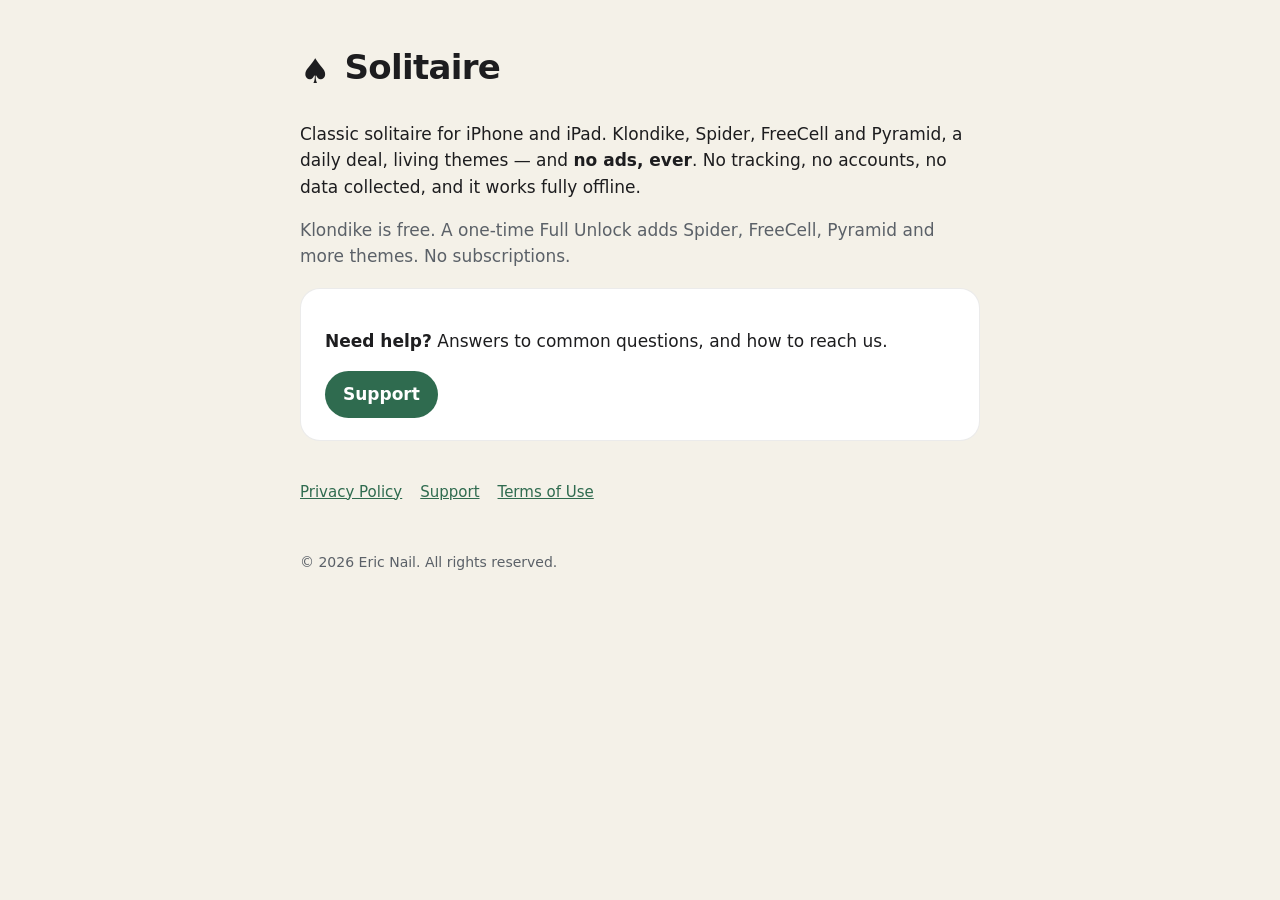
<file: index.html>
<!doctype html>
<html lang="en">
<head>
<meta charset="utf-8"><meta name="viewport" content="width=device-width, initial-scale=1">
<title>Solitaire — no ads, ever</title>
<meta name="description" content="Classic solitaire for iPhone and iPad with no ads, no tracking and no accounts.">
<link rel="stylesheet" href="style.css">
</head>
<body><main>
<header><span class="mark">♠️</span><h1>Solitaire</h1></header>
<p>Classic solitaire for iPhone and iPad. Klondike, Spider, FreeCell and Pyramid, a daily deal, living themes —
and <strong>no ads, ever</strong>. No tracking, no accounts, no data collected, and it works fully offline.</p>
<p class="muted">Klondike is free. A one-time Full Unlock adds Spider, FreeCell, Pyramid and more themes. No subscriptions.</p>
<div class="card">
  <p><strong>Need help?</strong> Answers to common questions, and how to reach us.</p>
  <a class="pill" href="support/">Support</a>
</div>
<nav><a href="privacy/">Privacy Policy</a><a href="support/">Support</a><a href="terms/">Terms of Use</a></nav>
<footer>© 2026 Eric Nail. All rights reserved.</footer>
</main></body>
</html>
</file>
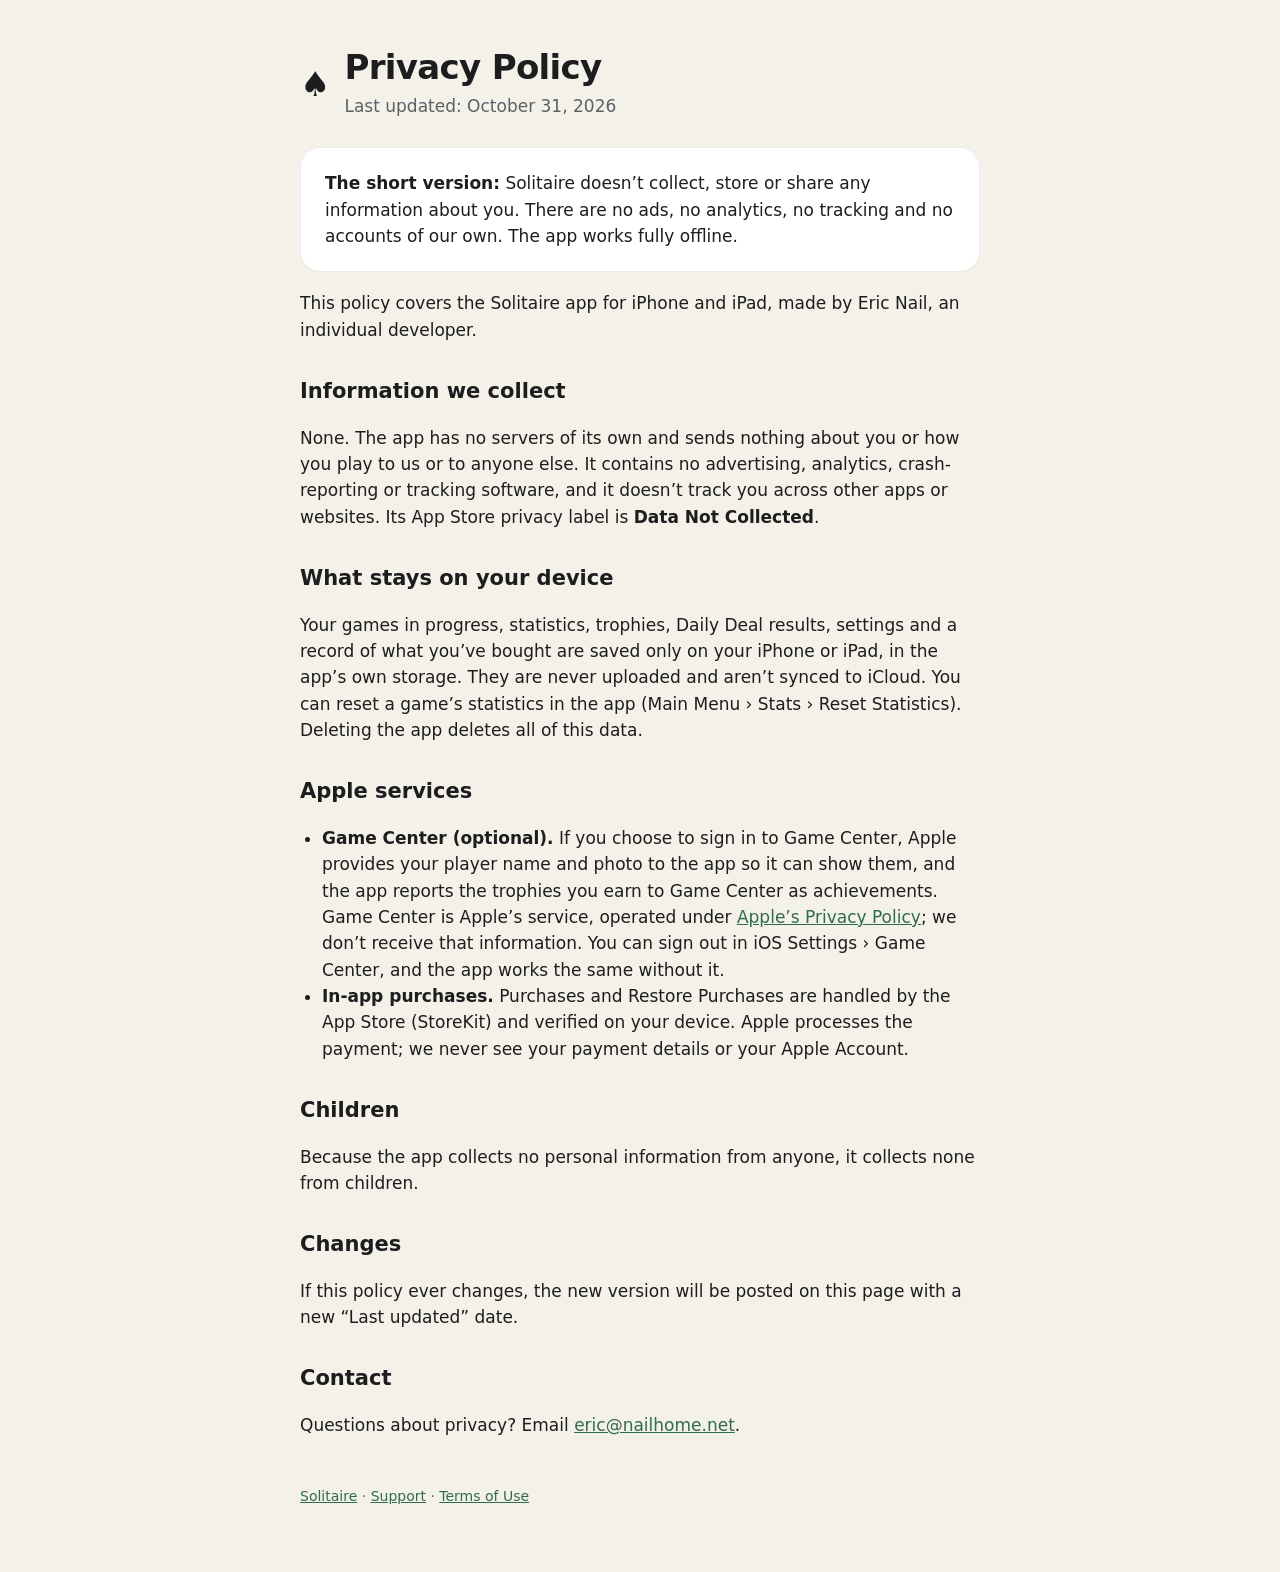
<file: privacy/index.html>
<!doctype html>
<html lang="en">
<head>
<meta charset="utf-8"><meta name="viewport" content="width=device-width, initial-scale=1">
<title>Privacy Policy — Solitaire</title>
<meta name="description" content="Privacy Policy for the Solitaire app for iPhone and iPad: no data collected.">
<link rel="stylesheet" href="../style.css">
</head>
<body><main>
<header><a href="../" class="mark">♠️</a><div><h1>Privacy Policy</h1><div class="muted">Last updated: October 31, 2026</div></div></header>

<div class="card"><strong>The short version:</strong> Solitaire doesn’t collect, store or share any information about you.
There are no ads, no analytics, no tracking and no accounts of our own. The app works fully offline.</div>

<p>This policy covers the Solitaire app for iPhone and iPad, made by Eric Nail, an individual developer.</p>

<h2>Information we collect</h2>
<p>None. The app has no servers of its own and sends nothing about you or how you play to us or to anyone else.
It contains no advertising, analytics, crash-reporting or tracking software, and it doesn’t track you across other
apps or websites. Its App Store privacy label is <strong>Data Not Collected</strong>.</p>

<h2>What stays on your device</h2>
<p>Your games in progress, statistics, trophies, Daily Deal results, settings and a record of what you’ve bought are
saved only on your iPhone or iPad, in the app’s own storage. They are never uploaded and aren’t synced to iCloud.
You can reset a game’s statistics in the app (Main Menu › Stats › Reset Statistics). Deleting the app deletes all of
this data.</p>

<h2>Apple services</h2>
<ul>
  <li><strong>Game Center (optional).</strong> If you choose to sign in to Game Center, Apple provides your player name and
  photo to the app so it can show them, and the app reports the trophies you earn to Game Center as achievements.
  Game Center is Apple’s service, operated under
  <a href="https://www.apple.com/legal/privacy/">Apple’s Privacy Policy</a>; we don’t receive that information. You
  can sign out in iOS Settings › Game Center, and the app works the same without it.</li>
  <li><strong>In-app purchases.</strong> Purchases and Restore Purchases are handled by the App Store (StoreKit) and
  verified on your device. Apple processes the payment; we never see your payment details or your Apple Account.</li>
</ul>

<h2>Children</h2>
<p>Because the app collects no personal information from anyone, it collects none from children.</p>

<h2>Changes</h2>
<p>If this policy ever changes, the new version will be posted on this page with a new “Last updated” date.</p>

<h2>Contact</h2>
<p>Questions about privacy? Email <a href="mailto:eric@nailhome.net?subject=Solitaire%20privacy">eric@nailhome.net</a>.</p>

<footer><a href="../">Solitaire</a> · <a href="../support/">Support</a> · <a href="../terms/">Terms of Use</a></footer>
</main></body>
</html>
</file>
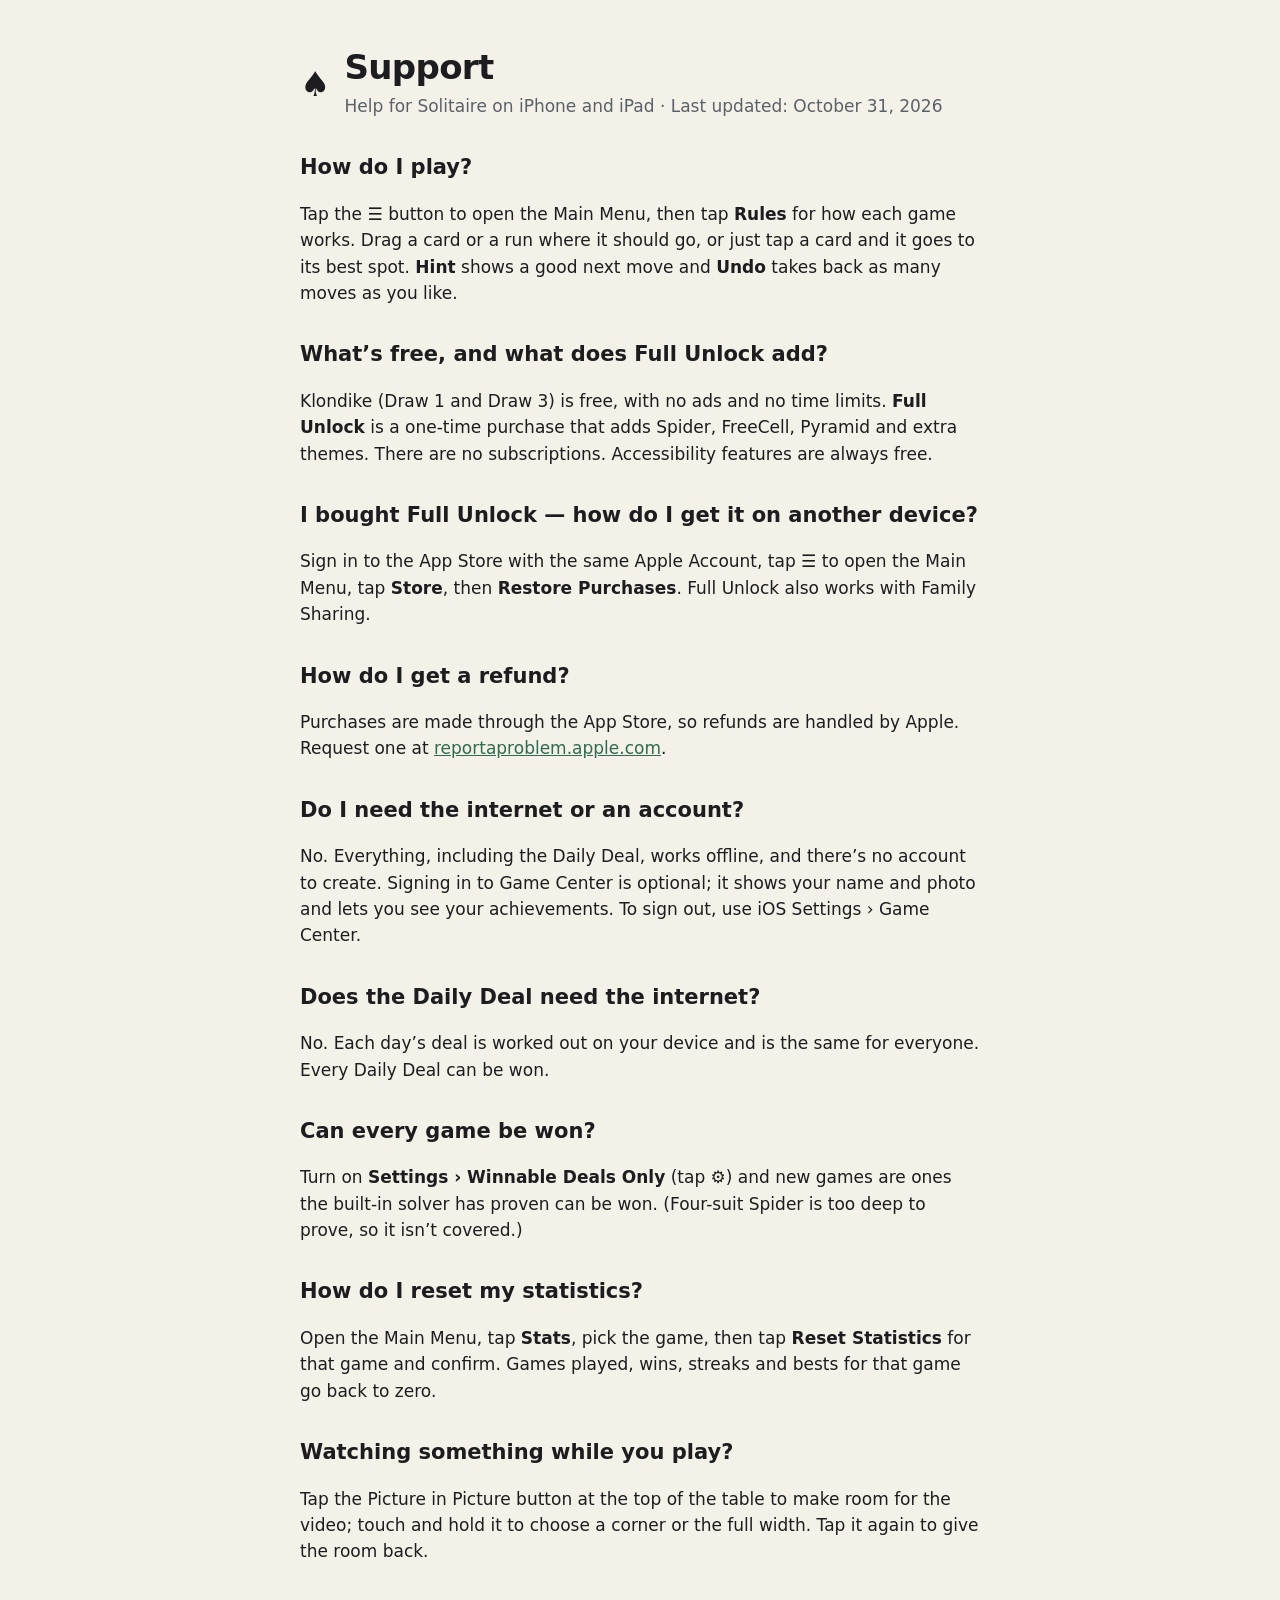
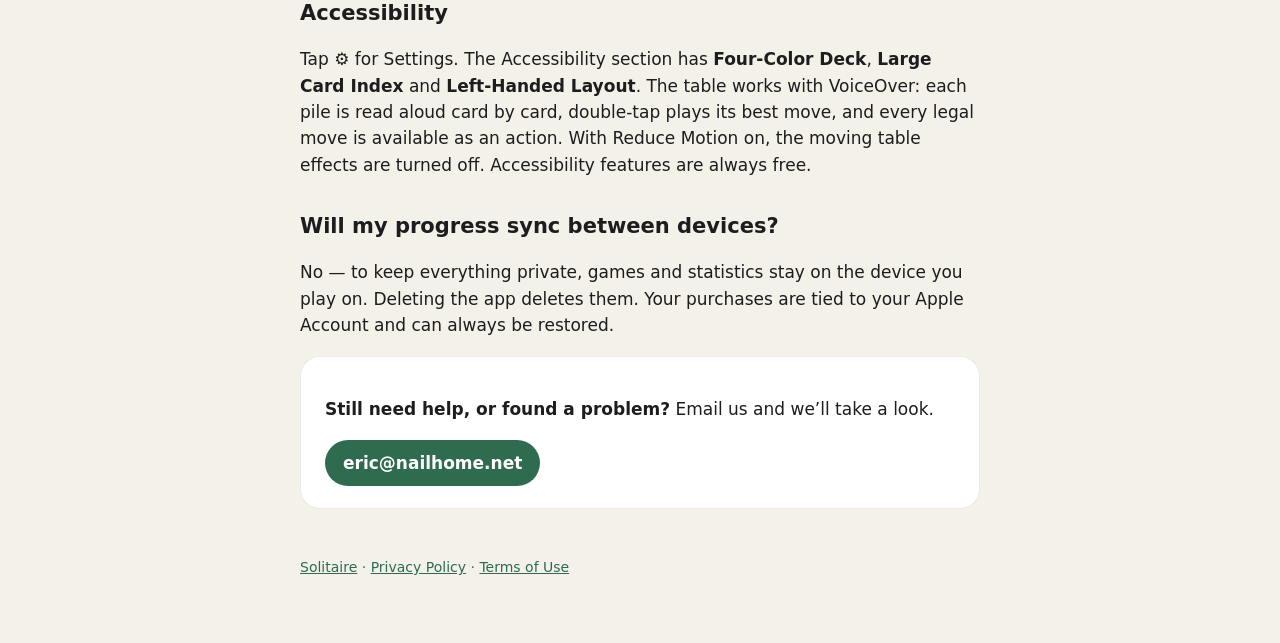
<file: support/index.html>
<!doctype html>
<html lang="en">
<head>
<meta charset="utf-8"><meta name="viewport" content="width=device-width, initial-scale=1">
<title>Support — Solitaire</title>
<meta name="description" content="Help and answers for the Solitaire app for iPhone and iPad.">
<link rel="stylesheet" href="../style.css">
</head>
<body><main>
<header><a href="../" class="mark">♠️</a><div><h1>Support</h1><div class="muted">Help for Solitaire on iPhone and iPad · Last updated: October 31, 2026</div></div></header>

<h2>How do I play?</h2>
<p>Tap the ☰ button to open the Main Menu, then tap <strong>Rules</strong> for how each game works. Drag a card or a run
where it should go, or just tap a card and it goes to its best spot. <strong>Hint</strong> shows a good next move and
<strong>Undo</strong> takes back as many moves as you like.</p>

<h2>What’s free, and what does Full Unlock add?</h2>
<p>Klondike (Draw 1 and Draw 3) is free, with no ads and no time limits. <strong>Full Unlock</strong> is a one-time
purchase that adds Spider, FreeCell, Pyramid and extra themes. There are no subscriptions. Accessibility features are
always free.</p>

<h2>I bought Full Unlock — how do I get it on another device?</h2>
<p>Sign in to the App Store with the same Apple Account, tap ☰ to open the Main Menu, tap <strong>Store</strong>, then
<strong>Restore Purchases</strong>. Full Unlock also works with Family Sharing.</p>

<h2>How do I get a refund?</h2>
<p>Purchases are made through the App Store, so refunds are handled by Apple. Request one at
<a href="https://reportaproblem.apple.com/">reportaproblem.apple.com</a>.</p>

<h2>Do I need the internet or an account?</h2>
<p>No. Everything, including the Daily Deal, works offline, and there’s no account to create. Signing in to
Game Center is optional; it shows your name and photo and lets you see your achievements. To sign out, use
iOS Settings › Game Center.</p>

<h2>Does the Daily Deal need the internet?</h2>
<p>No. Each day’s deal is worked out on your device and is the same for everyone. Every Daily Deal can be won.</p>

<h2>Can every game be won?</h2>
<p>Turn on <strong>Settings › Winnable Deals Only</strong> (tap ⚙) and new games are ones the built-in solver has proven
can be won. (Four-suit Spider is too deep to prove, so it isn’t covered.)</p>

<h2>How do I reset my statistics?</h2>
<p>Open the Main Menu, tap <strong>Stats</strong>, pick the game, then tap <strong>Reset Statistics</strong> for that game and confirm.
Games played, wins, streaks and bests for that game go back to zero.</p>

<h2>Watching something while you play?</h2>
<p>Tap the Picture in Picture button at the top of the table to make room for the video; touch and hold it to choose
a corner or the full width. Tap it again to give the room back.</p>

<h2>Accessibility</h2>
<p>Tap ⚙ for Settings. The Accessibility section has <strong>Four-Color Deck</strong>, <strong>Large Card Index</strong>
and <strong>Left-Handed Layout</strong>. The table works with VoiceOver: each pile is read aloud card by card, double-tap plays its
best move, and every legal move is available as an action. With Reduce Motion on, the moving table effects are turned
off.
Accessibility features are always free.</p>

<h2>Will my progress sync between devices?</h2>
<p>No — to keep everything private, games and statistics stay on the device you play on. Deleting the app deletes
them. Your purchases are tied to your Apple Account and can always be restored.</p>

<div class="card">
  <p><strong>Still need help, or found a problem?</strong> Email us and we’ll take a look.</p>
  <a class="pill" href="mailto:eric@nailhome.net?subject=Solitaire%20support">eric@nailhome.net</a>
</div>

<footer><a href="../">Solitaire</a> · <a href="../privacy/">Privacy Policy</a> · <a href="../terms/">Terms of Use</a></footer>
</main></body>
</html>
</file>
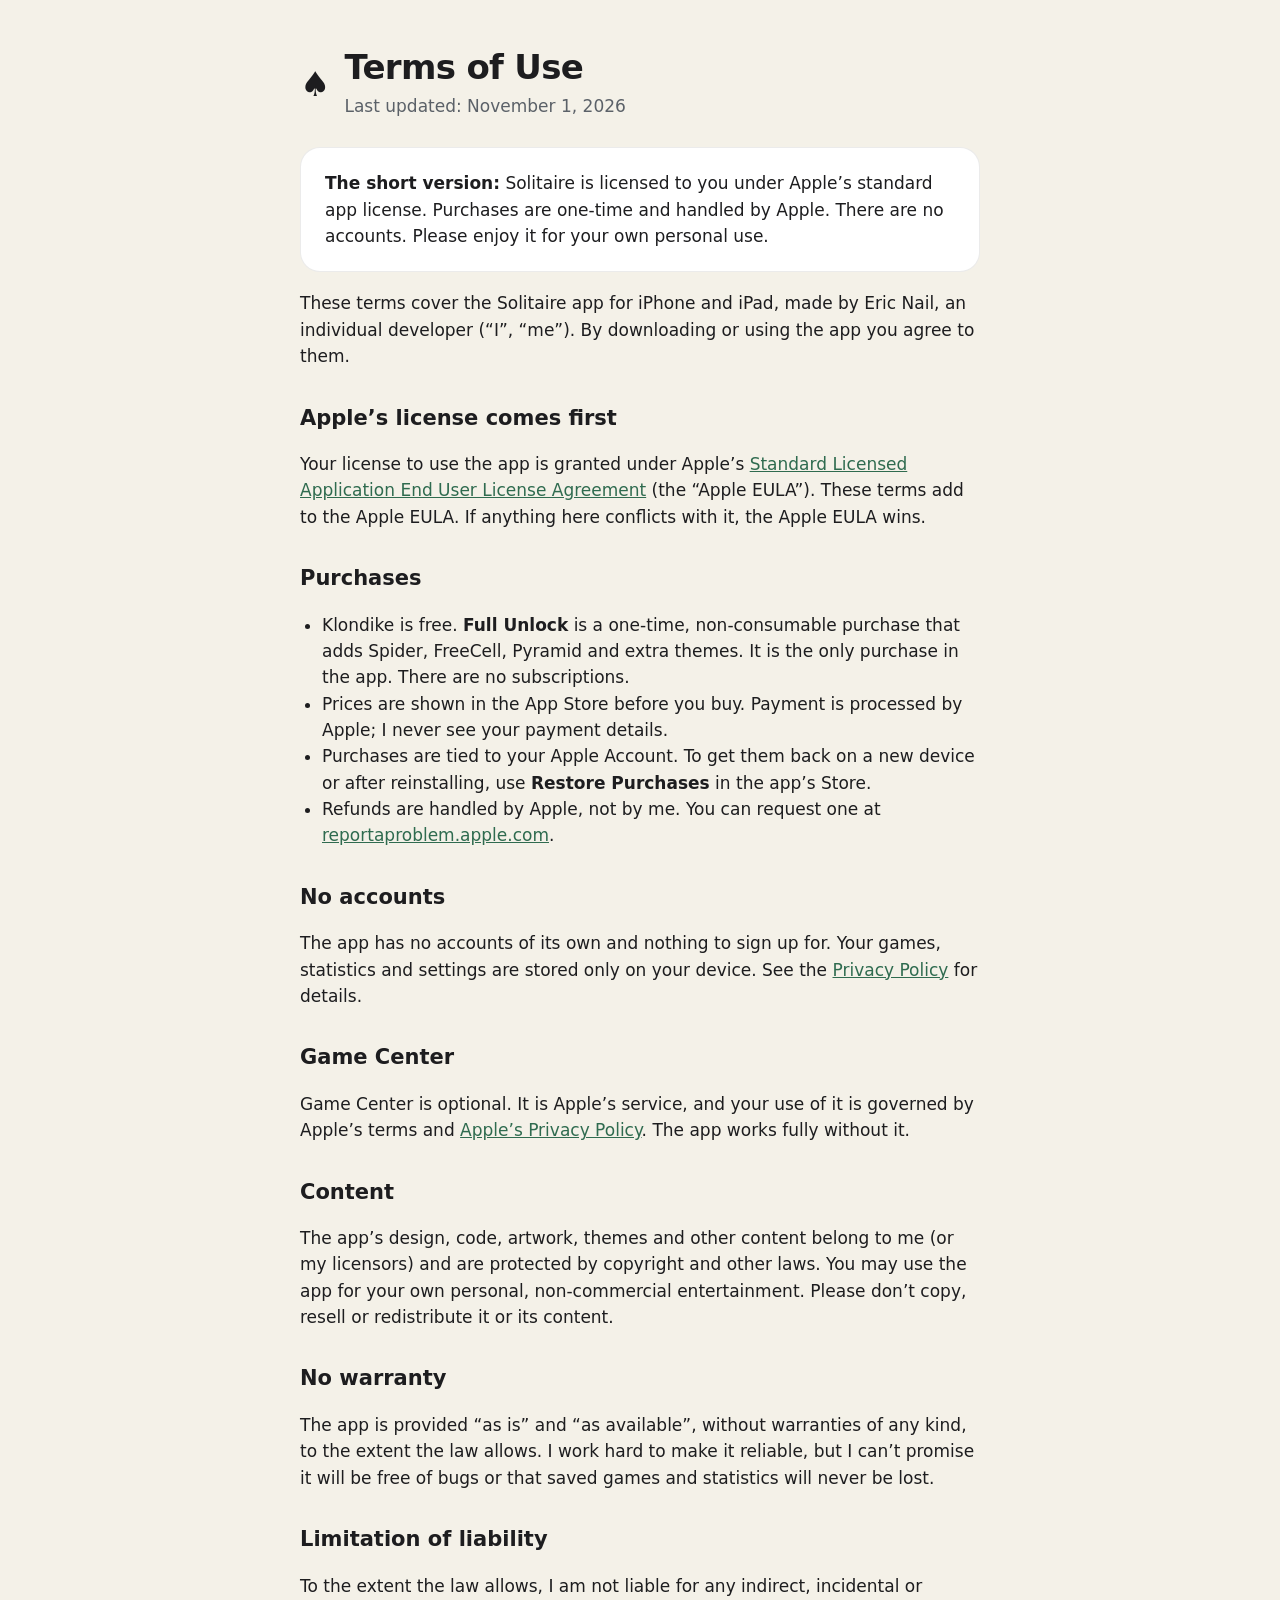
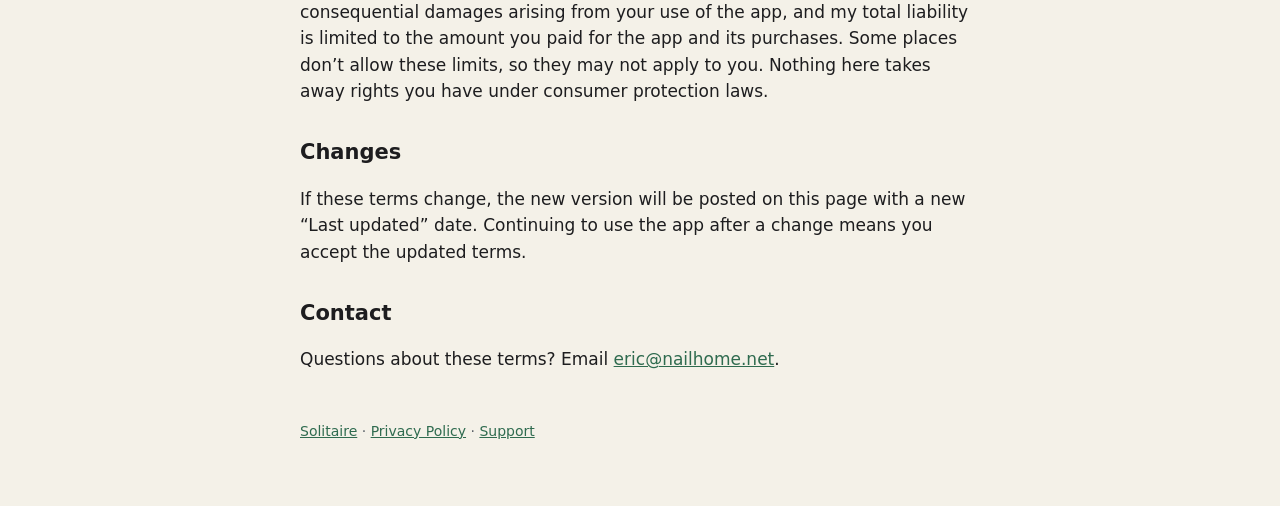
<file: terms/index.html>
<!doctype html>
<html lang="en">
<head>
<meta charset="utf-8"><meta name="viewport" content="width=device-width, initial-scale=1">
<title>Terms of Use — Solitaire</title>
<meta name="description" content="Terms of Use for the Solitaire app for iPhone and iPad.">
<link rel="stylesheet" href="../style.css">
</head>
<body><main>
<header><a href="../" class="mark">♠️</a><div><h1>Terms of Use</h1><div class="muted">Last updated: November 1, 2026</div></div></header>

<div class="card"><strong>The short version:</strong> Solitaire is licensed to you under Apple’s standard app license.
Purchases are one-time and handled by Apple. There are no accounts. Please enjoy it for your own personal use.</div>

<p>These terms cover the Solitaire app for iPhone and iPad, made by Eric Nail, an individual developer (“I”, “me”).
By downloading or using the app you agree to them.</p>

<h2>Apple’s license comes first</h2>
<p>Your license to use the app is granted under Apple’s
<a href="https://www.apple.com/legal/internet-services/itunes/dev/stdeula/">Standard Licensed Application End User License Agreement</a>
(the “Apple EULA”). These terms add to the Apple EULA. If anything here conflicts with it, the Apple EULA wins.</p>

<h2>Purchases</h2>
<ul>
  <li>Klondike is free. <strong>Full Unlock</strong> is a one-time, non-consumable purchase that adds Spider, FreeCell,
  Pyramid and extra themes. It is the only purchase in the app. There are no subscriptions.</li>
  <li>Prices are shown in the App Store before you buy. Payment is processed by Apple; I never see your payment details.</li>
  <li>Purchases are tied to your Apple Account. To get them back on a new device or after reinstalling, use
  <strong>Restore Purchases</strong> in the app’s Store.</li>
  <li>Refunds are handled by Apple, not by me. You can request one at
  <a href="https://reportaproblem.apple.com/">reportaproblem.apple.com</a>.</li>
</ul>

<h2>No accounts</h2>
<p>The app has no accounts of its own and nothing to sign up for. Your games, statistics and settings are stored only
on your device. See the <a href="../privacy/">Privacy Policy</a> for details.</p>

<h2>Game Center</h2>
<p>Game Center is optional. It is Apple’s service, and your use of it is governed by Apple’s terms and
<a href="https://www.apple.com/legal/privacy/">Apple’s Privacy Policy</a>. The app works fully without it.</p>

<h2>Content</h2>
<p>The app’s design, code, artwork, themes and other content belong to me (or my licensors) and are protected by
copyright and other laws. You may use the app for your own personal, non-commercial entertainment. Please don’t copy,
resell or redistribute it or its content.</p>

<h2>No warranty</h2>
<p>The app is provided “as is” and “as available”, without warranties of any kind, to the extent the law allows.
I work hard to make it reliable, but I can’t promise it will be free of bugs or that saved games and statistics will
never be lost.</p>

<h2>Limitation of liability</h2>
<p>To the extent the law allows, I am not liable for any indirect, incidental or consequential damages arising from
your use of the app, and my total liability is limited to the amount you paid for the app and its purchases. Some
places don’t allow these limits, so they may not apply to you. Nothing here takes away rights you have under consumer
protection laws.</p>

<h2>Changes</h2>
<p>If these terms change, the new version will be posted on this page with a new “Last updated” date. Continuing to use
the app after a change means you accept the updated terms.</p>

<h2>Contact</h2>
<p>Questions about these terms? Email <a href="mailto:eric@nailhome.net?subject=Solitaire%20terms">eric@nailhome.net</a>.</p>

<footer><a href="../">Solitaire</a> · <a href="../privacy/">Privacy Policy</a> · <a href="../support/">Support</a></footer>
</main></body>
</html>
</file>
<file: style.css>
:root {
  --bg: #f4f1e8; --card: #ffffff; --ink: #1d1d1f; --muted: #5b6168; --accent: #2f6b4f; --line: rgba(0,0,0,.08);
  color-scheme: light dark;
}
@media (prefers-color-scheme: dark) {
  :root { --bg: #0e1c15; --card: #16271e; --ink: #ecebe6; --muted: #a3b0a8; --accent: #6fcf9a; --line: rgba(255,255,255,.1); }
}
* { box-sizing: border-box; }
body { margin: 0; background: var(--bg); color: var(--ink); font: 17px/1.55 -apple-system, BlinkMacSystemFont, "SF Pro Text", system-ui, sans-serif; }
main { max-width: 720px; margin: 0 auto; padding: 48px 20px 64px; }
header { display: flex; align-items: center; gap: 14px; margin-bottom: 28px; }
header .mark { font-size: 34px; line-height: 1; }
header a { color: inherit; text-decoration: none; }
h1 { font-size: 34px; line-height: 1.15; margin: 0 0 6px; letter-spacing: -0.02em; }
h2 { font-size: 21px; margin: 32px 0 8px; }
p, li { color: var(--ink); }
.muted { color: var(--muted); }
.card { background: var(--card); border: 1px solid var(--line); border-radius: 20px; padding: 22px 24px; margin: 18px 0; }
.pill { display: inline-block; background: var(--accent); color: #fff; padding: 10px 18px; border-radius: 999px; text-decoration: none; font-weight: 600; }
@media (prefers-color-scheme: dark) { .pill { color: #0e1c15; } }
a { color: var(--accent); }
nav { display: flex; flex-wrap: wrap; gap: 18px; margin-top: 40px; font-size: 15px; }
ul { padding-left: 22px; }
footer { margin-top: 48px; font-size: 14px; color: var(--muted); }
</file>
